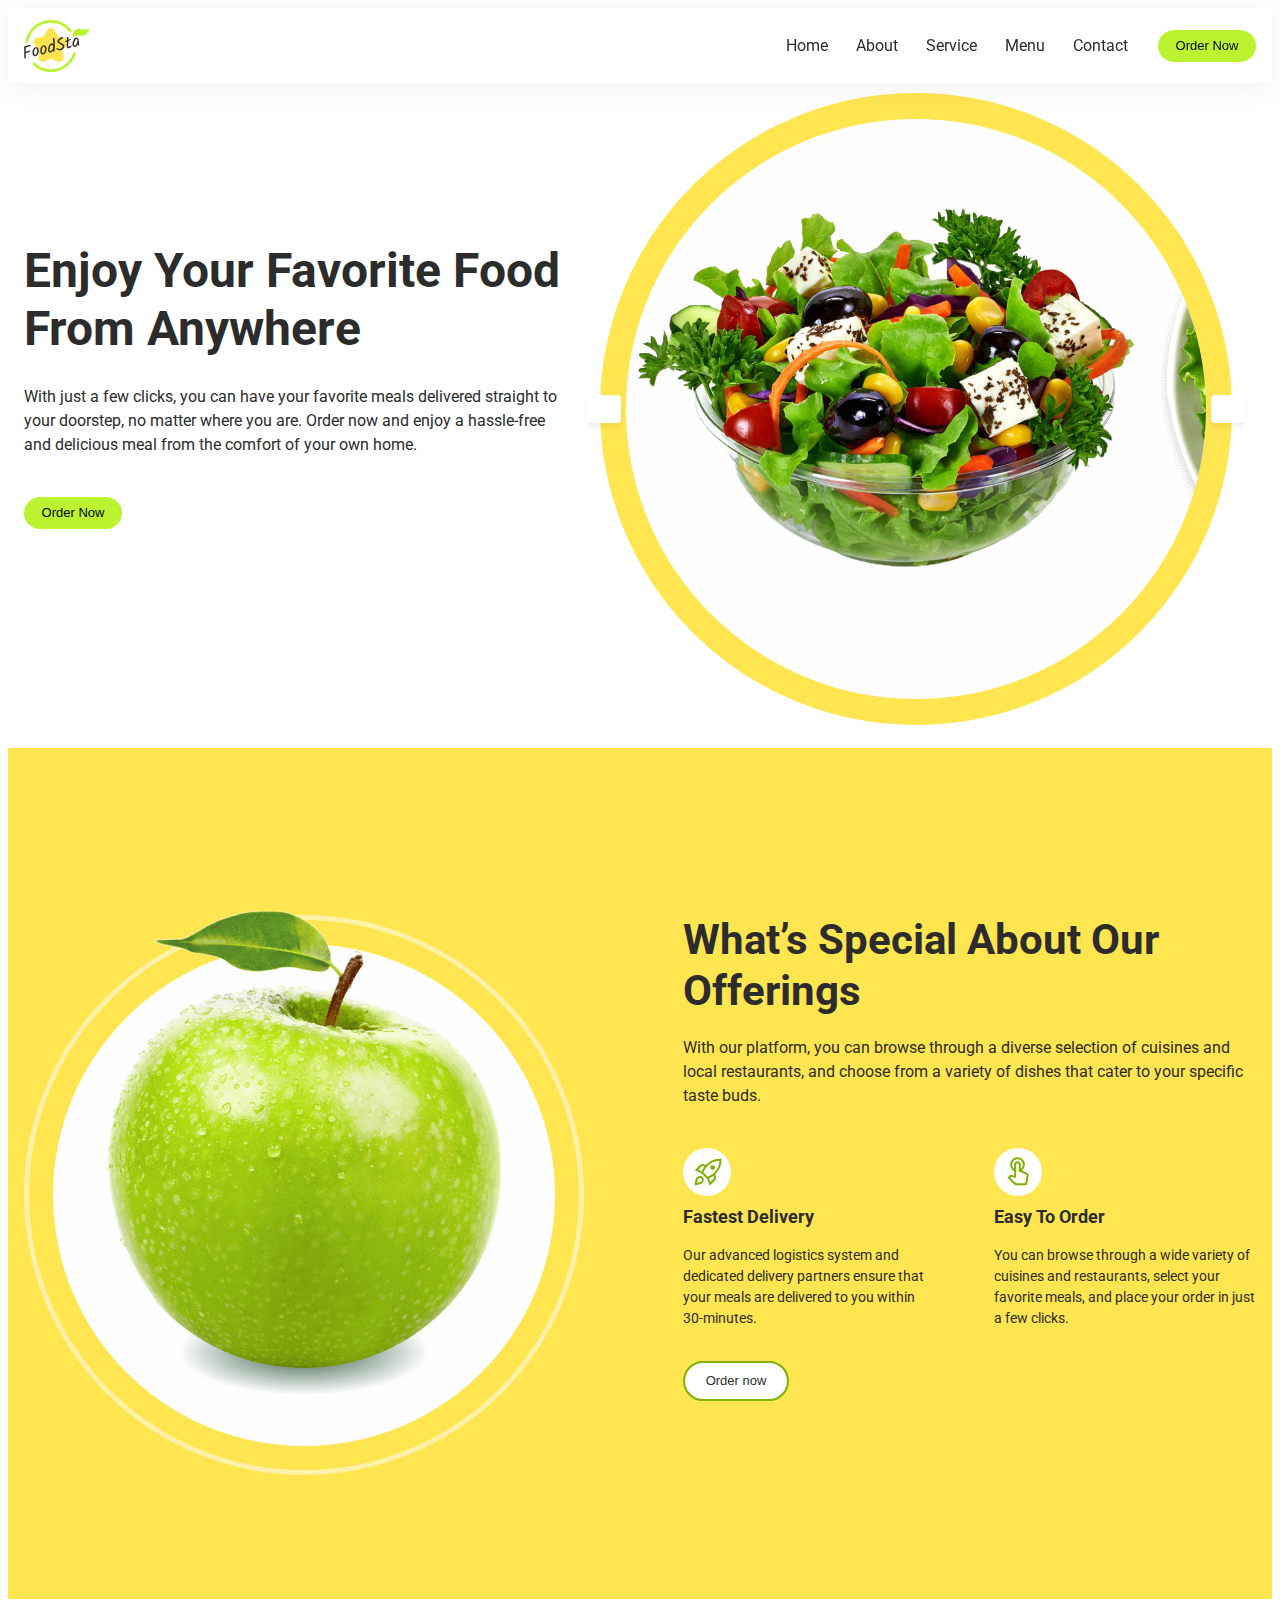
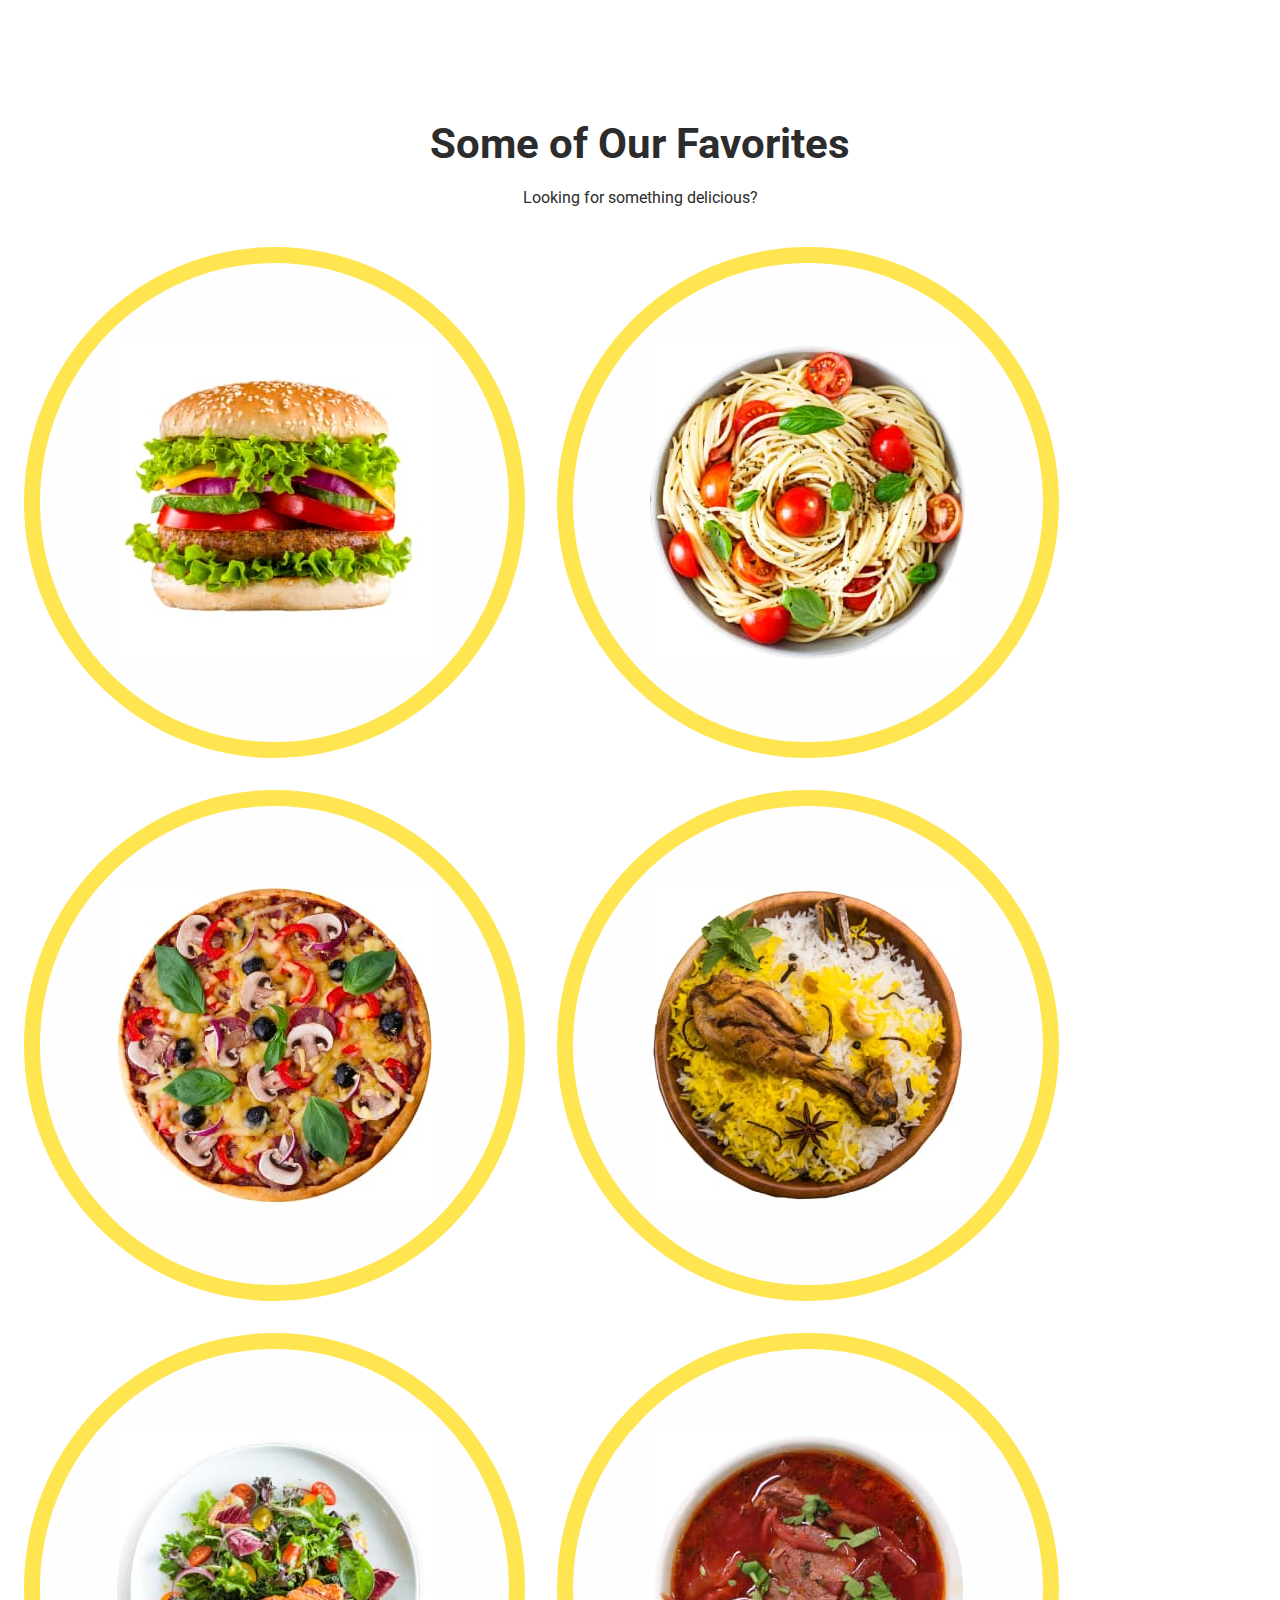
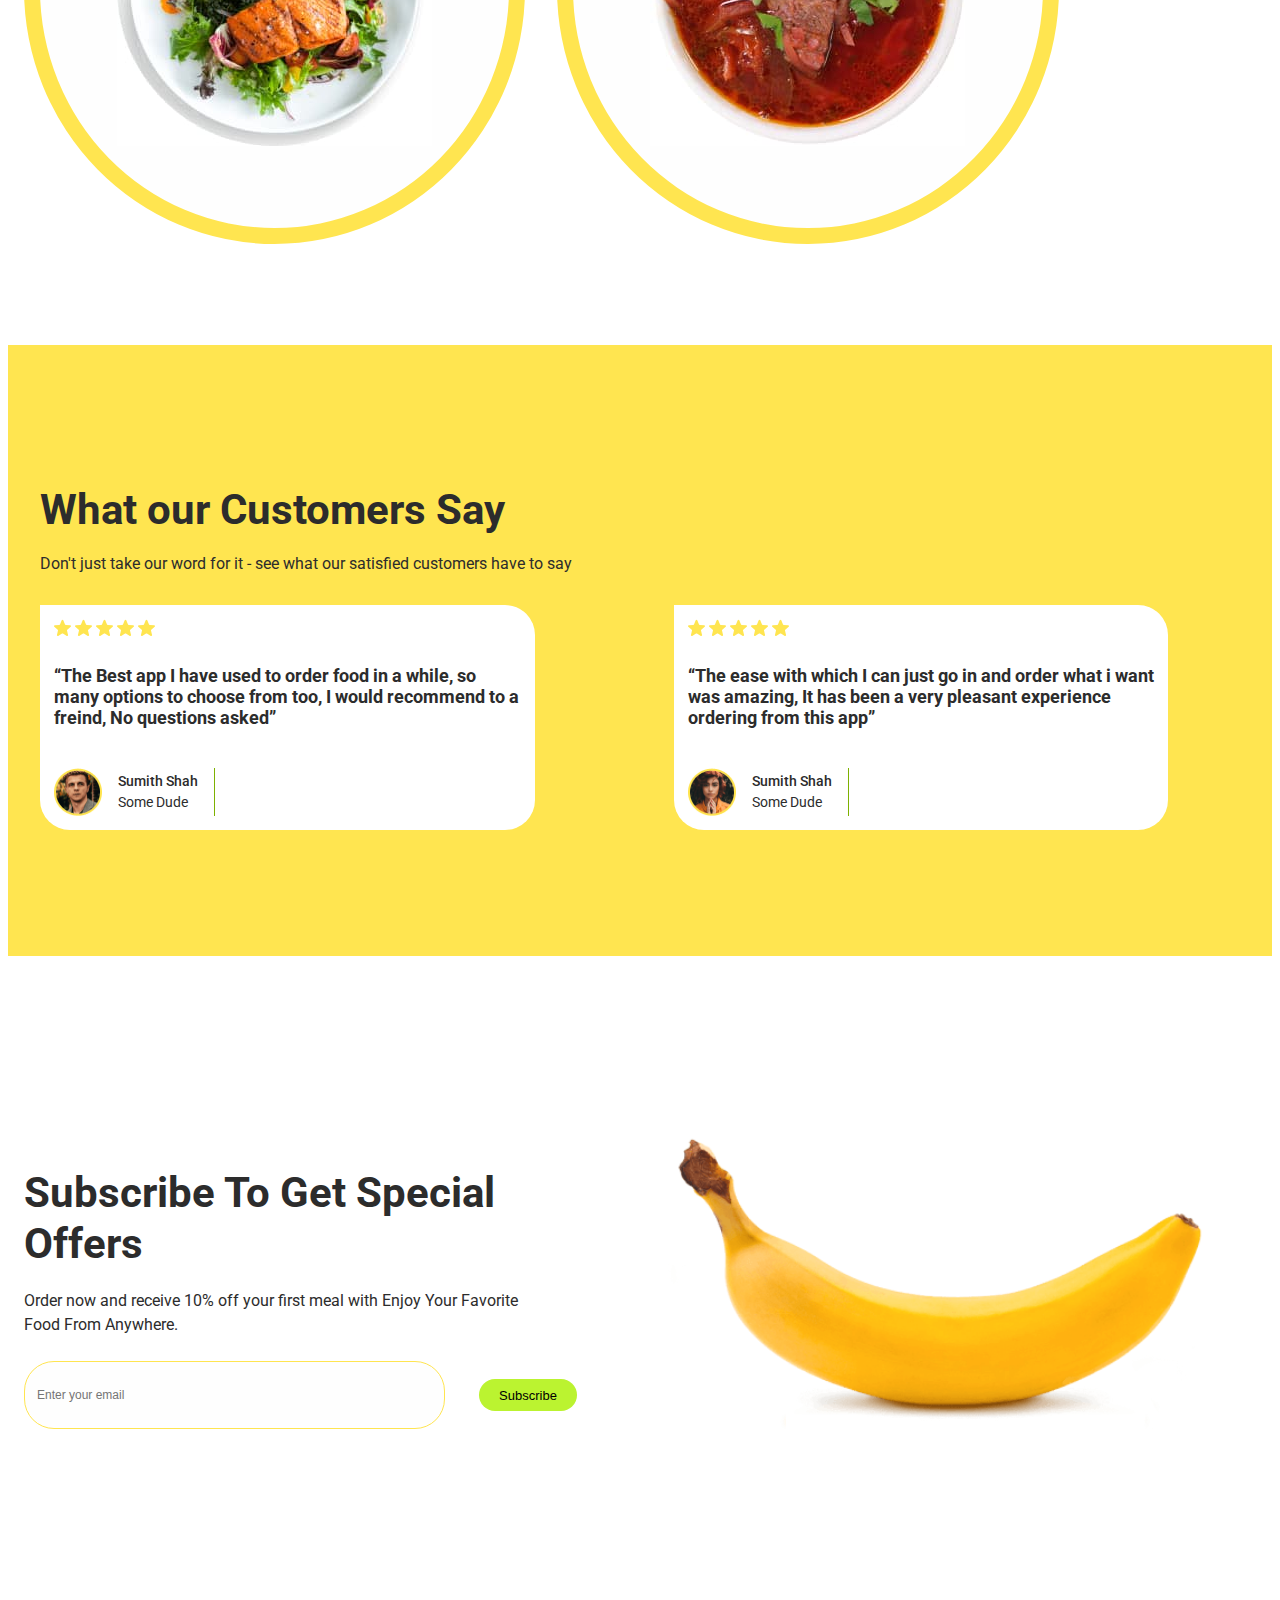
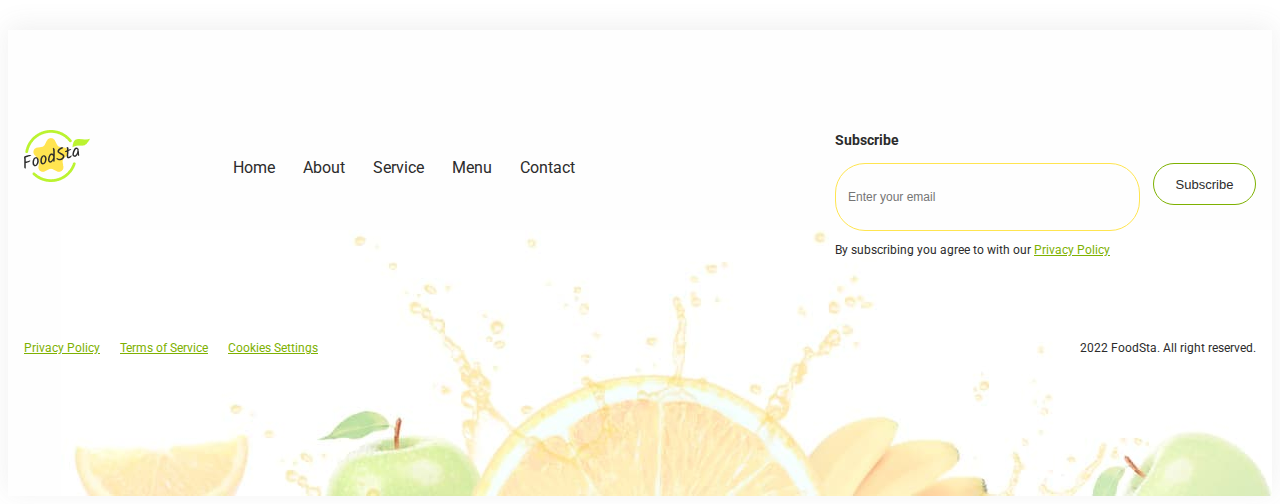
<file: index.html>
<!DOCTYPE html>
<html lang="en">
  <head>
    <meta charset="UTF-8" />
    <meta name="viewport" content="width=device-width, initial-scale=1.0" />
    <title>FoodSta</title>
    <link rel="preconnect" href="https://fonts.googleapis.com" />
    <link rel="preconnect" href="https://fonts.gstatic.com" crossorigin />
    <link
      href="https://fonts.googleapis.com/css2?family=Roboto:wght@400;500;700&display=swap"
      rel="stylesheet"
    />
    <link
      rel="stylesheet"
      href="https://cdnjs.cloudflare.com/ajax/libs/modern-normalize/2.0.0/modern-normalize.min.css"
      integrity="sha512-4xo8blKMVCiXpTaLzQSLSw3KFOVPWhm/TRtuPVc4WG6kUgjH6J03IBuG7JZPkcWMxJ5huwaBpOpnwYElP/m6wg=="
      crossorigin="anonymous"
      referrerpolicy="no-referrer"
    />
    <link rel="stylesheet" href="./css/styles.css" />
  </head>
  <body>
    <!-- Header section -->
    <header class="header">
      <div class="container">
        <a class="logo" href="./index.html"
          ><img src="./images/vector.png" alt="Logo" width="66" height="52"
        /></a>
        <nav class="nav">
          <ul class="nav-list">
            <li><a class="nav-link" href="./index.html">Home</a></li>
            <li><a class="nav-link" href="#">About</a></li>
            <li><a class="nav-link" href="#">Service</a></li>
            <li><a class="nav-link" href="#">Menu</a></li>
            <li><a class="nav-link" href="#">Contact</a></li>
          </ul>
        </nav>
        <button data-modal-open class="main-btn" type="button">
          Order Now
        </button>
      </div>
    </header>
    <main>
      <!-- Hero section -->
      <section class="hero">
        <div class="container">
          <div class="hero-wrapper">
            <h1 class="hero-title">Enjoy Your Favorite Food From Anywhere</h1>
            <p class="hero-text">
              With just a few clicks, you can have your favorite meals delivered
              straight to your doorstep, no matter where you are. Order now and
              enjoy a hassle-free and delicious meal from the comfort of your
              own home.
            </p>
            <button data-modal-open class="main-btn" type="button">
              Order Now
            </button>
          </div>
          <div class="hero-slider-container">
            <div class="hero-img">
              <div class="slider-wrapper">
                <picture>
                  <source
                    media="(min-width: 1280px)"
                    srcset="
                      ./images/desktop-hero-food.png    1x,
                      ./images/desktop-hero-food@2x.png 2x
                    "
                  />
                  <source
                    media="(min-width: 768px)"
                    srcset="./images/tablet-hero-food@2x.png 2x"
                  />
                  <img src="./images/tablet-hero-food.png" alt="Greek salad" />
                </picture>
                <picture>
                  <source
                    media="(min-width: 1280px)"
                    srcset="
                      ./images/desktop-hero-food-2.png    1x,
                      ./images/desktop-hero-food-2@2x.png 2x
                    "
                  />
                  <source
                    media="(min-width: 768px)"
                    srcset="./images/tablet-hero-food-2@2x.png 2x"
                  />
                  <img
                    src="./images/tablet-hero-food-2.png"
                    alt="Meatballs with sauce"
                  />
                </picture>
                <picture>
                  <source
                    media="(min-width: 1280px)"
                    srcset="
                      ./images/desktop-hero-food-3.png    1x,
                      ./images/desktop-hero-food-3@2x.png 2x
                    "
                  />
                  <source
                    media="(min-width: 768px)"
                    srcset="./images/tablet-hero-food-3@2x.png 2x"
                  />
                  <img
                    src="./images/tablet-hero-food-3.png"
                    alt="Egg with vegetables"
                  />
                </picture>
              </div>
            </div>
            <button class="slider-btn prev-slider" type="button">
              <svg width="12" height="22">
                <use href="./images/icons.svg#arrow-right"></use>
              </svg>
            </button>
            <button class="slider-btn next-slider" type="button">
              <svg width="12" height="22">
                <use href="./images/icons.svg#arrow-right"></use>
              </svg>
            </button>
          </div>
        </div>
      </section>
      <!-- Offering section -->
      <section class="offering">
        <div class="container">
          <div class="offering-img-wrap-border">
            <div class="offering-img-wrap">
              <div class="offering-img-shadow"></div>
              <img
                class="offering-img"
                src="./images/apple.png"
                alt="Green apple"
                width="396"
                height="502"
              />
            </div>
          </div>
          <div class="offering-text-wrapper">
            <h2 class="offering-title">What’s Special About Our Offerings</h2>
            <p class="offering-text">
              With our platform, you can browse through a diverse selection of
              cuisines and local restaurants, and choose from a variety of
              dishes that cater to your specific taste buds.
            </p>
            <ul class="offering-list">
              <li class="offering-item">
                <div class="offering-icon-wrapper">
                  <svg class="offering-icon" width="32" height="32">
                    <use href="./images/icons.svg#icon-rocket_launch"></use>
                  </svg>
                </div>
                <h3 class="offering-subtitle">Fastest Delivery</h3>
                <p class="offering-desc">
                  Our advanced logistics system and dedicated delivery partners
                  ensure that your meals are delivered to you within 30-minutes.
                </p>
              </li>
              <li class="offering-item">
                <div class="offering-icon-wrapper">
                  <svg class="offering-icon" width="32" height="32">
                    <use href="./images/icons.svg#icon-touch_app"></use>
                  </svg>
                </div>
                <h3 class="offering-subtitle">Easy To Order</h3>
                <p class="offering-desc">
                  You can browse through a wide variety of cuisines and
                  restaurants, select your favorite meals, and place your order
                  in just a few clicks.
                </p>
              </li>
            </ul>
            <button data-modal-open class="main-btn" type="button">
              Order now
            </button>
            <a href="#" class="offering-link">
              Read More&nbsp;
              <svg width="6" height="10">
                <use href="./images/icons.svg#arrow-read-more"></use>
              </svg>
            </a>
          </div>
        </div>
      </section>
      <!-- Favorites section -->
      <section class="favorites">
        <div class="container">
          <h2 class="favorites-title">Some of Our Favorites</h2>
          <p class="favorites-text">Looking for something delicious?</p>
          <ul class="favorites-list">
            <li class="favorites-list-item">
              <picture>
                <source
                  media="(min-width: 1280px)"
                  srcset="
                    ./images/gamburger.jpg    1x,
                    ./images/gamburger@2x.jpg 2x
                  "
                />
                <source
                  media="(min-width: 768px)"
                  srcset="
                    ./images/gamburger-tablet.jpg    1x,
                    ./images/gamburger-tablet@2x.jpg 2x
                  "
                />
                <source
                  media="(max-width: 767px)"
                  srcset="./images/gamburger-mobile@2x.jpg 2x"
                />
                <img src="./images/gamburger-mobile.jpg" alt="Gamburger" />
              </picture>
            </li>
            <li class="favorites-list-item">
              <picture>
                <source
                  media="(min-width: 1280px)"
                  srcset="./images/pasta.jpg 1x, ./images/pasta@2x.jpg 2x"
                />
                <source
                  media="(min-width: 768px)"
                  srcset="
                    ./images/pasta-tablet.jpg    1x,
                    ./images/pasta-tablet@2x.jpg 2x
                  "
                />
                <source
                  media="(max-width: 767px)"
                  srcset="./images/pasta-mobile@2x.jpg 2x"
                />
                <img src="./images/pasta-mobile.jpg" alt="Pasta" />
              </picture>
            </li>
            <li class="favorites-list-item">
              <picture>
                <source
                  media="(min-width: 1280px)"
                  srcset="./images/pizza.jpg 1x, ./images/pizza@2x.jpg 2x"
                />
                <source
                  media="(min-width: 768px)"
                  srcset="
                    ./images/pizza-tablet.jpg    1x,
                    ./images/pizza-tablet@2x.jpg 2x
                  "
                />
                <source
                  media="(max-width: 767px)"
                  srcset="./images/pizza-mobile@2x.jpg 2x"
                />
                <img src="./images/pizza-mobile.jpg" alt="Pizza" />
              </picture>
            </li>
            <li class="favorites-list-item mobile-hidden-item">
              <picture>
                <source
                  media="(min-width: 1280px)"
                  srcset="./images/chicken.jpg 1x, ./images/chicken@2x.jpg 2x"
                />
                <source
                  media="(min-width: 768px)"
                  srcset="
                    ./images/chicken-tablet.jpg    1x,
                    ./images/chicken-tablet@2x.jpg 2x
                  "
                />
                <source
                  media="(max-width: 767px)"
                  srcset="./images/chicken-tablet@2x.jpg 2x"
                />
                <img src="./images/chicken-tablet.jpg" alt="Chicken" />
              </picture>
            </li>
            <li class="favorites-list-item mobile-hidden-item">
              <picture>
                <source
                  media="(min-width: 1280px)"
                  srcset="./images/salad.jpg 1x, ./images/salad@2x.jpg 2x"
                />
                <source
                  media="(min-width: 768px)"
                  srcset="
                    ./images/salad-tablet.jpg    1x,
                    ./images/salad-tablet@2x.jpg 2x
                  "
                />
                <source
                  media="(max-width: 767px)"
                  srcset="./images/salad-tablet@2x.jpg 2x"
                />
                <img src="./images/salad-tablet.jpg" alt="Salad" />
              </picture>
            </li>
            <li class="favorites-list-item mobile-hidden-item">
              <picture>
                <source
                  media="(min-width: 1280px)"
                  srcset="./images/borshch.jpg 1x, ./images/borshch@2x.jpg 2x"
                />
                <source
                  media="(min-width: 768px)"
                  srcset="./images/borshch-tablet@2x.jpg 2x"
                />
                <source
                  media="(max-width: 767px)"
                  srcset="./images/borshch-tablet@2x.jpg 2x"
                />
                <img src="./images/borshch-tablet.jpg" alt="Borshch" />
              </picture>
            </li>
          </ul>
        </div>
      </section>
      <!-- Customers reviews -->
      <section class="customers-reviews">
        <div class="container">
          <h2 class="customers-reviews-title">What our Customers Say</h2>
          <p class="customers-reviews-subtitle">
            Don't just take our word for it - see what our satisfied customers
            have to say
          </p>
          <ul class="customers-reviews-list">
            <li class="customers-reviews-list-item">
              <div class="customers-reviews-star-rating"></div>
              <p class="customers-reviews-list-item-text">
                “The Best app I have used to order food in a while, so many
                options to choose from too, I would recommend to a freind, No
                questions asked”
              </p>
              <div class="customers-reviews-personal-info">
                <img
                  src="./images/man.png"
                  alt="Sumith Shah"
                  width="48"
                  height="48"
                />
                <div class="customers-reviews-personal-info-text-container">
                  <h3 class="customers-reviews-personal-info-name">
                    Sumith Shah
                  </h3>
                  <p class="customers-reviews-personal-info-desc">Some Dude</p>
                </div>
              </div>
            </li>
            <li class="customers-reviews-list-item">
              <div class="customers-reviews-star-rating"></div>
              <p class="customers-reviews-list-item-text">
                “The ease with which I can just go in and order what i want was
                amazing, It has been a very pleasant experience ordering from
                this app”
              </p>
              <div class="customers-reviews-personal-info">
                <img
                  src="./images/woman.png"
                  alt="Sumith Shah"
                  width="48"
                  height="48"
                />
                <div class="customers-reviews-personal-info-text-container">
                  <h3 class="customers-reviews-personal-info-name">
                    Sumith Shah
                  </h3>
                  <p class="customers-reviews-personal-info-desc">Some Dude</p>
                </div>
              </div>
            </li>
          </ul>
        </div>
      </section>
      <!-- Subscribe section -->
      <section class="subscribe">
        <div class="container">
          <div class="subscribe-form-content">
            <h2 class="subscribe-title">Subscribe To Get Special Offers</h2>
            <form class="subscribe-form">
              <label class="subscribe-label" for="subscribe-email">
                Order now and receive 10% off your first meal with Enjoy Your
                Favorite Food From Anywhere.
              </label>
              <div class="subscribe-form-input-container">
                <input
                  class="subscribe-form-input"
                  id="subscribe-email"
                  type="email"
                  placeholder="Enter your email"
                  name="subscribe-email"
                  required
                />
                <button class="main-btn" type="submit">Subscribe</button>
              </div>
            </form>
          </div>
          <img src="./images/banan.png" alt="Banana" width="608" height="266" />
        </div>
      </section>
    </main>
    <!-- Footer section -->
    <footer class="footer">
      <div class="container">
        <div class="footer-nav-subscribe-box">
          <div class="footer-nav-container">
            <a href="./index.html"
              ><img src="./images/vector.png" alt="Logo" width="66" height="52"
            /></a>
            <ul class="nav-list">
              <li><a class="nav-link" href="./index.html">Home</a></li>
              <li><a class="nav-link" href="">About</a></li>
              <li><a class="nav-link" href="">Service</a></li>
              <li><a class="nav-link" href="./menu.html">Menu</a></li>
              <li><a class="nav-link" href="">Contact</a></li>
            </ul>
          </div>
          <div class="footer-subscribe-container">
            <strong class="footer-subscribe-title">Subscribe</strong>
            <form class="footer-subscribe-form">
              <input
                class="subscribe-form-input"
                type="email"
                placeholder="Enter your email"
                name="subscribe-email"
                required
              /><button class="main-btn" type="submit">Subscribe</button>
            </form>
            <p class="footer-subscribe-text">
              By subscribing you agree to with our
              <a class="footer-privacy-list-link" href="">Privacy Policy</a>
            </p>
          </div>
        </div>
        <div class="footer-privacy-text">
          <ul class="footer-privacy-list">
            <li>
              <a class="footer-privacy-list-link" href="">Privacy Policy</a>
            </li>
            <li>
              <a class="footer-privacy-list-link" href="">Terms of Service</a>
            </li>
            <li>
              <a class="footer-privacy-list-link" href="">Cookies Settings</a>
            </li>
          </ul>
          <p class="footer-privacy-rights">2022 FoodSta. All right reserved.</p>
        </div>
      </div>
    </footer>
    <!-- Modal window -->
    <div class="backdrop" data-modal>
      <div class="order-form-dialog-container">
        <button class="order-form-close-btn" type="button" data-modal-close>
          <svg class="icon" width="24" height="24">
            <use href="./images/icons.svg#icon-close-btn"></use>
          </svg>
        </button>
        <p class="order-form-dialog-title">Order Form</p>
        <form>
          <div class="order-form-input-container">
            <label class="order-form-input-label" for="user-name"> Name </label>
            <input
              class="order-form-input"
              type="text"
              name="user-name"
              id="user-name"
              placeholder="Your name"
              required
              autofocus
            />
          </div>
          <div class="order-form-input-container">
            <label class="order-form-input-label" for="user-tel">
              Phone number
            </label>
            <input
              class="order-form-input"
              type="tel"
              name="user-tel"
              id="user-tel"
              placeholder="+38(0_ _) _ _ _   _ _   _ _"
              required
            />
          </div>
          <div class="order-form-input-container">
            <label class="order-form-input-label" for="user-email">
              Email
            </label>
            <input
              class="order-form-input"
              type="email"
              name="user-email"
              id="user-email"
              placeholder="example@gmail.com"
              required
            />
          </div>
          <div class="order-form-checkbox-wrapper">
            <input
              class="order-form-privacy-checkbox visually-hidden"
              type="checkbox"
              value="true"
              id="order-form-privacy-checkbox"
              name="order-form-privacy-checkbox"
              required
            />
            <label
              class="order-form-privacy-checkbox-label"
              for="order-form-privacy-checkbox"
              ><span class="order-form-custom-checkmark"
                ><svg
                  class="order-form-custom-checkmark-icon"
                  width="10"
                  height="8"
                >
                  <use
                    href="./images/icons.svg#icon-checkmark"
                  ></use></svg></span
              >I accept the terms and conditions of the&nbsp;
              <a class="order-form-privacy-link" href=""
                >Privacy Policy</a
              ></label
            >
          </div>
          <button class="main-btn" type="submit">Send</button>
        </form>
      </div>
    </div>
    <script src="./js/modal.js"></script>
    <script src="./js/hero-slider.js"></script>
  </body>
</html>
</file>
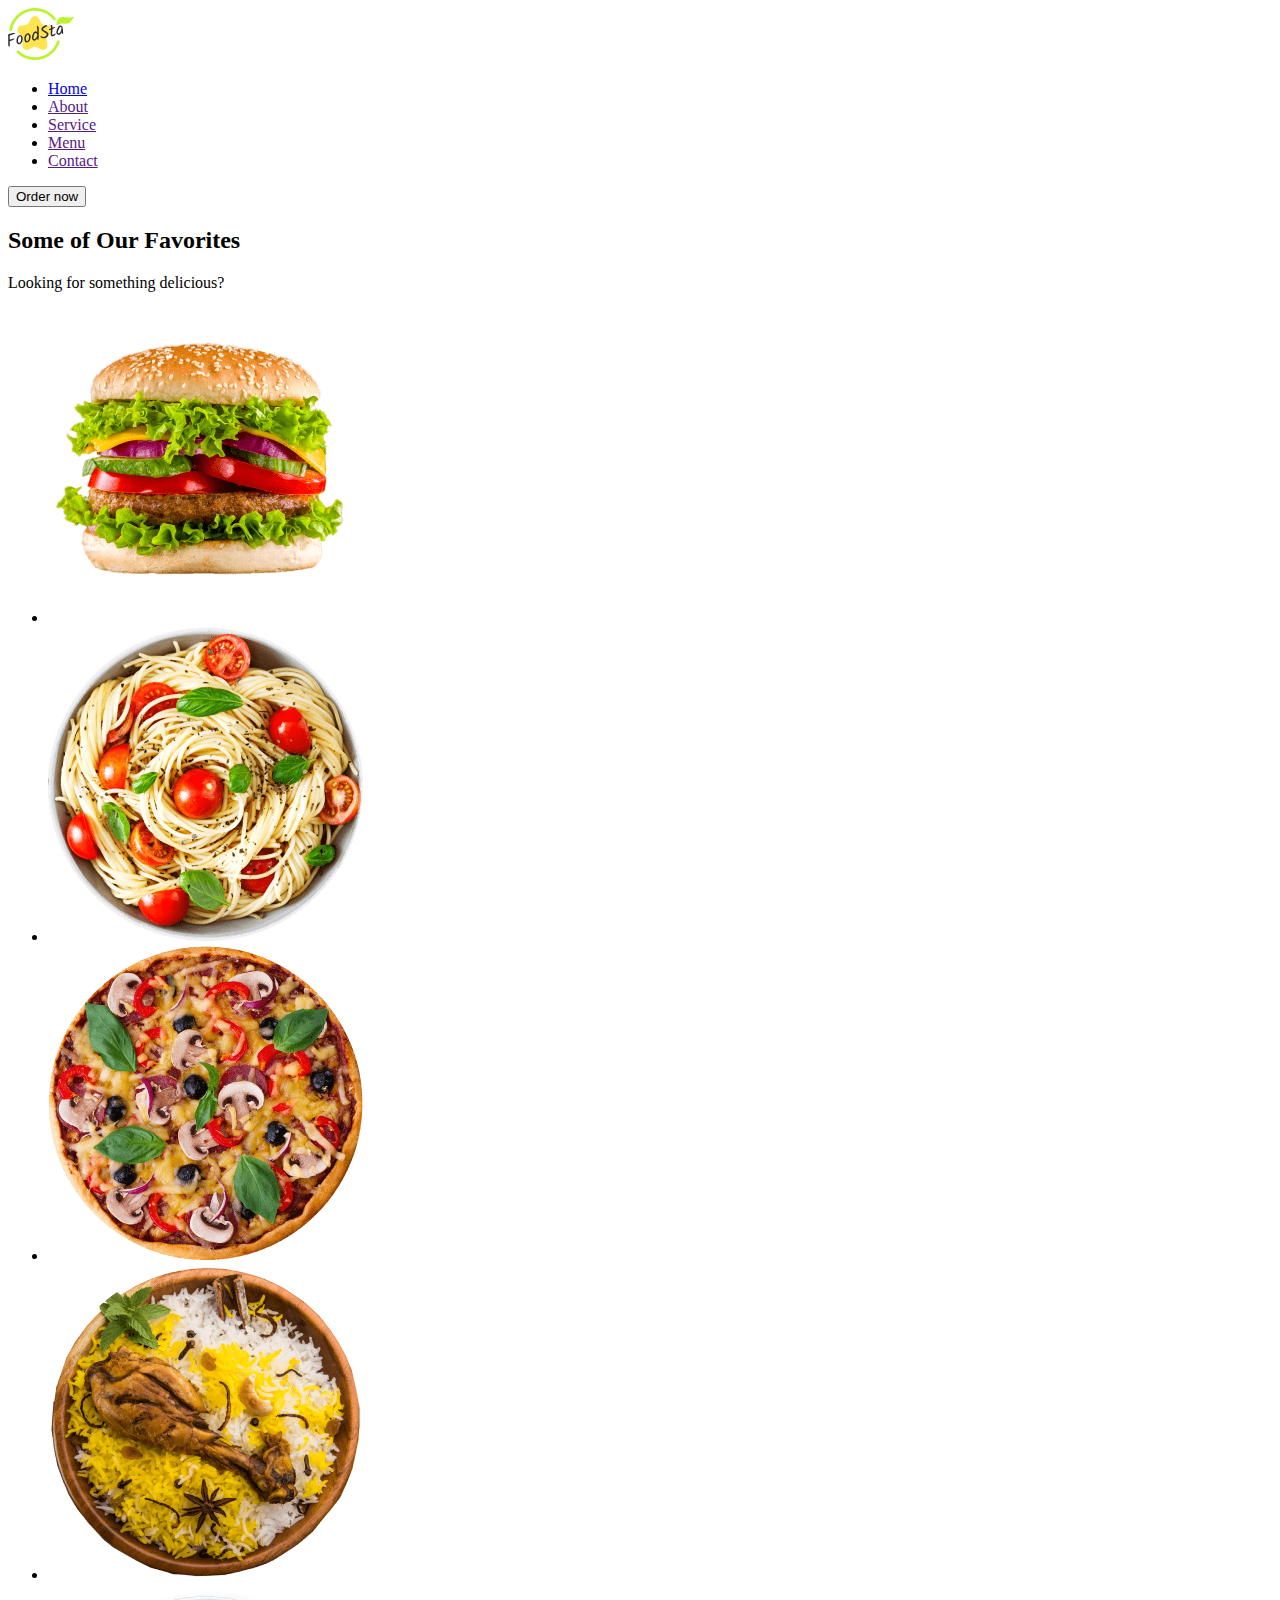
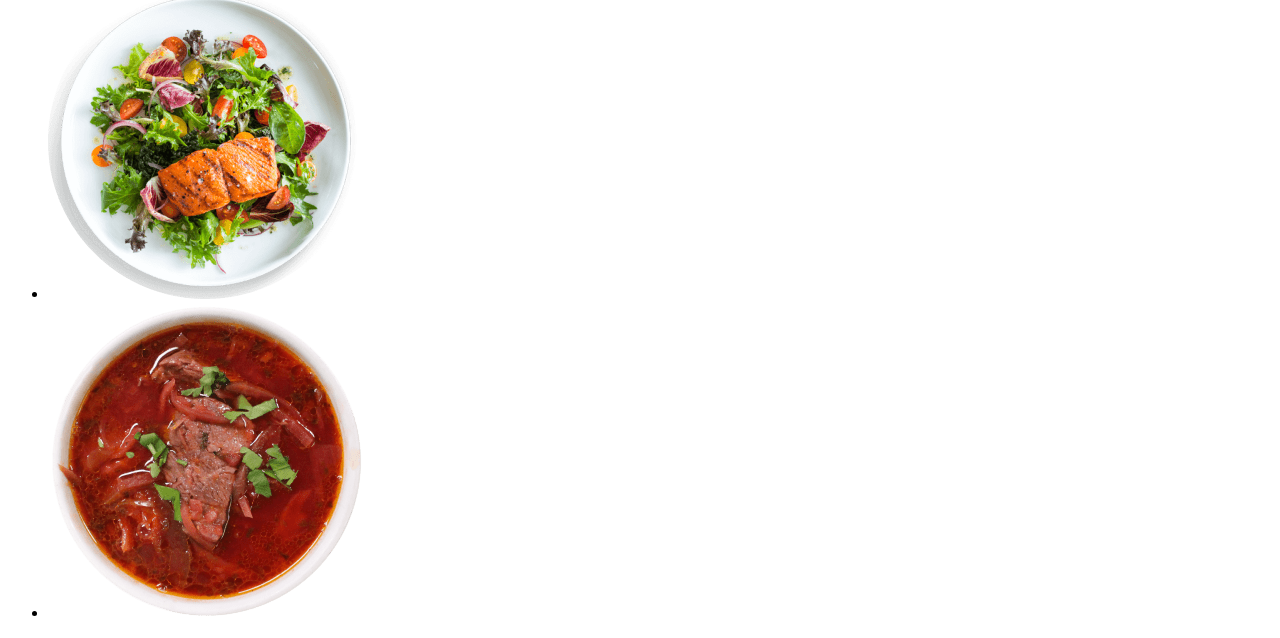
<file: menu.html>
<!DOCTYPE html>
<html lang="en">
  <head>
    <meta charset="UTF-8" />
    <meta name="viewport" content="width=device-width, initial-scale=1.0" />
    <title>Document</title>
  </head>
  <body>
    <header>
      <a href="./index.html"
        ><img src="./images/vector.png" alt="Logo" width="66" height="52"
      /></a>
      <nav>
        <ul>
          <li><a href="./index.html">Home</a></li>
          <li><a href="">About</a></li>
          <li><a href="">Service</a></li>
          <li><a href="">Menu</a></li>
          <li><a href="">Contact</a></li>
        </ul>
      </nav>
      <button type="button">Order now</button>
    </header>
    <main>
      <section>
        <h2>Some of Our Favorites</h2>
        <p>Looking for something delicious?</p>
        <ul>
          <li>
            <img
              src="./images/gamburger.png"
              alt="Gamburger"
              width="315"
              height="315"
            />
          </li>
          <li>
            <img
              src="./images/pasta.png"
              alt="Pasta"
              width="315"
              height="315"
            />
          </li>
          <li>
            <img
              src="./images/pizza.png"
              alt="Pizza"
              width="315"
              height="315"
            />
          </li>
          <li>
            <img
              src="./images/chicken.png"
              alt="Chicken"
              width="315"
              height="315"
            />
          </li>
          <li>
            <img
              src="./images/salad2.png"
              alt="Salad"
              width="315"
              height="315"
            />
          </li>
          <li>
            <img
              src="./images/borshch.png"
              alt="Borshch"
              width="315"
              height="315"
            />
          </li>
        </ul>
      </section>
    </main>
  </body>
</html>
</file>
<file: css/styles.css>
/* ====================Common styles==================== */
/* ___Mobile adaptaion__________________Common styles___ */
a {
  text-decoration: none;
}

ul,
ol {
  list-style: none;
  padding: 0;
  margin: 0;
}

h1,
h2,
h3,
h4,
h5,
h6,
p {
  margin: 0;
}

img {
  display: block;
}

address {
  font-style: normal;
}

body {
  font-family: 'Roboto', sans-serif;
  color: #2c2c2c;
  background-color: #fff;
  user-select: none;
}

html {
  scroll-behavior: smooth;
}

/* Hide scrollbar for Chrome, Safari and Opera */
html::-webkit-scrollbar {
  display: none;
}

/* Hide scrollbar for IE, Edge and Firefox */
html {
  -ms-overflow-style: none;
  /* IE and Edge */
  scrollbar-width: none;
  /* Firefox */
}

.visually-hidden {
  position: absolute;
  width: 1px;
  height: 1px;
  margin: -1px;
  border: 0;
  padding: 0;
  white-space: nowrap;
  clip-path: inset(100%);
  clip: rect(0 0 0 0);
  overflow: hidden;
}

.container {
  max-width: 320px;
  padding: 0 20px;
  margin: 0 auto;
}

.main-btn {
  border-radius: 30px;
  min-width: 98px;
  height: 32px;
  background-color: #bbf330;
  cursor: pointer;
  border: none;
  font-weight: 500;
  font-size: 13px;
  line-height: 1.5;
  transition: background-color 250ms cubic-bezier(0.4, 0, 0.2, 1),
    border 250ms cubic-bezier(0.4, 0, 0.2, 1);
  outline: transparent;
}

/* ___Tablet adaptation_________________Common styles___ */
@media screen and (min-width: 768px) {
  .container {
    max-width: 768px;
    padding: 0 32px;
  }
}

/* ___Desktop adaptation________________Common styles___ */
@media screen and (min-width: 1280px) {
  .container {
    max-width: 1280px;
    padding: 0 16px;
  }
}
/* ================= / Common styles==================== */

/* ====================Header styles==================== */
/* ___Mobile adaptaion__________________Header styles___ */
.header {
  position: sticky;
  top: 0;
  z-index: 999;
  box-shadow: 0px 4px 24px 0px rgba(105, 105, 105, 0.1);
  background-color: #fff;
}

.header .container {
  display: flex;
  align-items: center;
}

.logo {
  margin-right: auto;
}

.nav-list {
  display: none;
}

.nav-link {
  display: block;
  color: #2c2c2c;
  transition: color 250ms cubic-bezier(0.4, 0, 0.2, 1);
  padding: 28px 0;
}

.nav-link:hover,
.nav-link:focus-visible {
  color: #bbf330;
}

.header .main-btn {
  display: none;
}

.header .main-btn:hover,
.header .main-btn:focus-visible {
  background-color: #ffe450;
}

/* ___Tablet&Desktop adaptation__________Common styles___ */
@media screen and (min-width: 768px) {
  .nav-list {
    display: flex;
    gap: 28px;
    margin-right: 30px;
  }

  .header .main-btn {
    display: block;
  }
}
/* ================= / Header styles==================== */

/* =================Hero sections styles================ */
/* ___Mobile adaptation___________Hero sections styles___ */
.hero {
  background-color: #ffffff;
  padding-top: 60px;
  padding-bottom: 60px;
}

.hero .container {
  display: flex;
  align-items: center;
  justify-content: space-between;
}

.hero-title {
  font-size: 28px;
  margin-bottom: 28px;
}

.hero-text {
  font-size: 14px;
  line-height: 1.43;
  margin-bottom: 32px;
}

.hero .main-btn:hover,
.hero .main-btn:focus-visible {
  background-color: #ffe450;
}

.hero-slider-container {
  display: none;
}

/* ___Tablet adaptation_________________Header styles___ */
@media screen and (min-width: 768px) {
  .hero {
    padding-bottom: 42px;
  }

  .hero .container {
    position: relative;
  }

  .hero-wrapper {
    width: 537px;
  }

  .hero-title {
    font-size: 42px;
    line-height: 1.2;
    margin-bottom: 44px;
  }

  .hero-text {
    width: 336px;
  }

  .hero-slider-container {
    display: flex;
    position: absolute;
    top: 89px;
    right: 40px;
  }

  .hero-img {
    display: flex;
    width: 320px;
    height: 320px;
    border-radius: 50%;
    border: 14px solid #ffe550;
    background-color: #fefefe;
    overflow: hidden;
  }

  .slider-wrapper {
    position: relative;
    left: 0;
    transition: all ease 1s;
    display: flex;
    height: 100%;
    width: 876px;
  }

  .slider-btn {
    position: absolute;
    top: 50%;
    display: flex;
    justify-content: center;
    align-items: center;
    background-color: #ffffff;
    border-radius: 4px;
    border: transparent;
    box-shadow: 0 4px 4px 0 rgba(0, 0, 0, 0.06);
    stroke: #2c2c2c;
    outline: none;
    width: 34px;
    height: 28px;
  }

  .slider-btn:active {
    box-shadow: 0 4px 4px 0 rgba(0, 0, 0, 0.16);
  }

  .slider-btn.prev-slider {
    left: -8px;
    transform: translate(-50%, -50%);
  }

  .slider-btn.next-slider {
    right: -8px;
    transform: translate(50%, -50%);
  }

  .slider-btn.prev-slider svg {
    transform: rotate(180deg);
  }
}

/* ___Desktop adaptation________________Common styles___ */
@media screen and (min-width: 1280px) {
  .hero {
    padding-top: 159px;
    padding-bottom: 219px;
  }

  .hero-wrapper {
    min-width: 511px;
    margin-right: 143px;
  }

  .hero-title {
    font-size: 48px;
    margin-bottom: 28px;
    width: 100%;
  }

  .hero-text {
    width: 100%;
    font-size: 16px;
    line-height: 1.5;
    margin-bottom: 40px;
  }

  .hero-slider-container {
    top: -149px;
  }

  .hero-img {
    width: 580px;
    height: 580px;
    border: 26px solid #ffe550;
  }

  .slider-wrapper {
    width: 1584px;
  }

  .slider-btn.prev-slider {
    left: 4px;
  }

  .slider-btn.next-slider {
    right: 4px;
  }
}
/* ================= / Header styles==================== */

/* ===============Offering sections styles============== */
/* ___Mobile adaptation_______Offering sections styles___ */

.offering {
  padding-top: 31px;
  padding-bottom: 66px;
  background-color: #ffffff;
}

.offering .container {
  display: flex;
  flex-direction: column;
  align-items: flex-start;
  justify-content: space-between;
}

.offering-img-wrap-border {
  display: flex;
  align-items: center;
  justify-content: center;
  border: 3px solid rgba(255, 255, 255, 0.5);
  border-radius: 50%;
  width: 280px;
  height: 280px;
  margin-bottom: 60px;
}

.offering-img-wrap {
  position: relative;
  display: flex;
  width: 100%;
  height: 100%;
  border-radius: 50%;
  background-color: #fefefe;
}

.offering-img-shadow {
  background: radial-gradient(
    50% 50% at 50% 50%,
    rgb(47, 88, 63),
    rgba(105, 105, 105, 0) 100%
  );
  background-repeat: no-repeat;
  background-size: 128px 44px;
  background-position: bottom 38px right 50%;
  width: 100%;
  height: 100%;
}

.offering-img {
  width: 201px;
  height: 255px;
  position: absolute;
  bottom: 0;
  left: 50%;
  transform: translate(-50%, -53px);
}

.offering-text-wrapper {
  max-width: 573px;
}

.offering-title {
  font-size: 28px;
  margin-bottom: 28px;
}

.offering-text {
  line-height: 1.5;
  margin-bottom: 28px;
}

.offering-list {
  display: flex;
  flex-direction: column;
  gap: 24px;
  margin-bottom: 28px;
}

.offering-icon-wrapper {
  display: flex;
  width: 48px;
  height: 48px;
  justify-content: center;
  align-items: center;
  border-radius: 50%;
  background-color: #ffffff;
  margin-bottom: 8px;
}

.offering-icon {
  fill: #7eb101;
}

.offering-subtitle {
  font-size: 18px;
  line-height: 1.4;
  margin-bottom: 16px;
}
.offering-desc {
  font-size: 14px;
  line-height: 1.5;
}

.offering .main-btn {
  color: #2c2c2c;
  border: 2px solid #7eb101;
  background-color: #fff;
  border-radius: 30px;
  min-width: 106px;
  height: 40px;
}

.offering .main-btn:hover,
.offering .main-btn:focus-visible {
  border: #bbf330;
  background-color: #bbf330;
}

.offering-link {
  font-size: 13px;
  line-height: 1.5;
  color: #000;
  text-decoration: none;
  display: inline-flex;
  justify-content: center;
  align-items: center;
  gap: 4px;
  padding: 7px 0;
  margin-left: 24px;
  fill: #000;
}

/* ___Tablet adaptation_______Offering sections styles___ */
@media screen and (min-width: 768px) {
  .offering {
    padding-top: 79px;
    padding-bottom: 94px;
    background-color: #ffffff;
  }

  .offering-img-wrap-border {
    width: 357px;
    height: 357px;
  }

  .offering-img-shadow {
    background-position: bottom 49px right 50%;
  }

  .offering-img {
    width: 257px;
    height: 325px;
    transform: translate(-50%, -68px);
  }

  .offering-text-wrapper {
    max-width: 526px;
  }

  .offering-title {
    font-size: 42px;
    line-height: 1.2;
    margin-bottom: 20px;
  }

  .offering-text {
    font-size: 16px;
    line-height: 1.5;
    margin-bottom: 25px;
  }

  .offering-list {
    flex-direction: row;
    gap: 80px;
    margin-bottom: 20px;
  }
}

/* ___Desktop adaptation_____Offering sections styles___ */
@media screen and (min-width: 1280px) {
  .offering {
    padding-top: 167px;
    padding-bottom: 124px;
    background-color: #ffe550;
  }

  .offering .container {
    flex-direction: row;
  }

  .offering-img-wrap-border {
    display: flex;
    align-items: center;
    justify-content: center;
    border: 5px solid rgba(255, 255, 255, 0.5);
    border-radius: 50%;
    width: 550px;
    height: 550px;
    margin-right: 90px;
    margin-bottom: 0;
  }

  .offering-img-wrap {
    width: 502px;
    height: 502px;
  }

  .offering-img-shadow {
    background-size: 252px 86px;
    background-position: bottom 51px right 50%;
    width: 100%;
    height: 100%;
  }

  .offering-img {
    width: 396px;
    height: 502px;
    transform: translate(-50%, -78px);
  }

  .offering-text-wrapper {
    max-width: 573px;
  }

  .offering-title {
    font-size: 42px;
    line-height: 1.2;
    margin-bottom: 20px;
  }

  .offering-text {
    margin-bottom: 40px;
  }

  .offering-list {
    gap: 67px;
    margin-bottom: 32px;
  }

  .offering-link {
    display: none;
  }
}
/* ============ / Offering sections styles============== */

/* ===============Favorites section styles============== */
/* ___Mobile adaptation_______Favorites section styles___ */
.favorites {
  padding-top: 66px;
  padding-bottom: 60px;
}

.favorites-title {
  font-size: 28px;
  text-align: center;
  margin-bottom: 20px;
}

.favorites-text {
  font-size: 14px;
  text-align: center;
  margin-bottom: 60px;
}

.favorites-list {
  display: flex;
  flex-wrap: wrap;
  gap: 20px;
}

.favorites-list-item {
  display: flex;
  justify-content: center;
  align-items: center;
  width: 100%;
  height: 282px;
  overflow: hidden;
  border: 11px solid #ffe550;
  border-radius: 50%;
  background-color: #fefefe;
  transition: border 250ms cubic-bezier(0.4, 0, 0.2, 1);
}

.mobile-hidden-item {
  display: none;
}

.favorites-list-item:hover {
  border: 11px solid #bbf330;
}

.favorites-list-item img {
  width: 223px;
  height: 223px;
}

/* ___Tablet adaptation_______Offering sections styles___ */
@media screen and (min-width: 768px) {
  .favorites {
    padding-top: 94px;
    padding-bottom: 80px;
  }

  .favorites-title {
    font-size: 42px;
  }

  .favorites-text {
    font-size: 16px;
  }

  .favorites-list {
    display: flex;
    flex-wrap: wrap;
    gap: 32px;
  }

  .favorites-list-item {
    display: flex;
    justify-content: center;
    align-items: center;
    width: calc((100% - 32px) / 2);
    height: 338px;
    border: 14px solid #ffe550;
    border-radius: 50%;
    background-color: #fefefe;
    transition: border 250ms cubic-bezier(0.4, 0, 0.2, 1);
    padding: 41px 40px;
  }

  .mobile-hidden-item {
    display: flex;
  }

  .favorites-list-item:hover {
    border: 14px solid #bbf330;
  }

  .favorites-list-item img {
    width: 268px;
    height: 268px;
  }
}

/* ___Desktop adaptation_____Favorites section styles___ */
@media screen and (min-width: 1280px) {
  .favorites {
    padding-top: 120px;
    padding-bottom: 101px;
  }

  .favorites-text {
    margin-bottom: 40px;
  }

  .favorites-list-item {
    display: flex;
    justify-content: center;
    align-items: center;
    width: calc((100% - 32px * 2) / 3);
    height: 397px;
    border: 16px solid #ffe550;
    border-radius: 50%;
    background-color: #fefefe;
    transition: border 250ms cubic-bezier(0.4, 0, 0.2, 1);
  }

  .favorites-list-item:hover {
    border: 16px solid #bbf330;
  }

  .favorites-list-item img {
    width: 315px;
    height: 315px;
  }
}

/* =============/ Favorites section styles============== */

/* ============Customers reviews section styles============= */
/* ___Mobile adaptation___Customers reviews section styles___ */
.customers-reviews {
  padding-top: 60px;
  padding-bottom: 9px;
}

.customers-reviews-title {
  font-size: 28px;
  margin-bottom: 20px;
}

.customers-reviews-subtitle {
  font-size: 14px;
  margin-bottom: 32px;
}

.customers-reviews-list {
  display: flex;
  flex-direction: column;
  gap: 24px;
}

.customers-reviews-list-item {
  width: 100%;
  background-color: #ffffff;
  border-radius: 0 30px 30px 30px;
  padding: 8px;
}

.customers-reviews-star-rating {
  height: 18px;
  width: 101px;
  background-image: url(../images/star_rating.svg);
  background-repeat: space;
  margin-bottom: 28px;
}

.customers-reviews-list-item-text {
  font-weight: 700;
  font-size: 16px;
  margin-bottom: 40px;
}

.customers-reviews-personal-info {
  display: flex;
  gap: 16px;
}

.customers-reviews-personal-info-text-container {
  display: flex;
  flex-direction: column;
  justify-content: center;
  border-right: 1px solid #7eb101;
  padding-right: 16px;
}

.customers-reviews-personal-info-name {
  font-weight: 500;
  font-size: 14px;
  line-height: 1.5;
}

.customers-reviews-personal-info-desc {
  font-size: 14px;
  line-height: 1.5;
}

/* ___Tablet adaptation_______Offering sections styles___ */
@media screen and (min-width: 768px) {
  .customers-reviews {
    padding-top: 80px;
    padding-bottom: 23px;
  }

  .customers-reviews .container {
    padding-right: 32px;
    padding-left: 32px;
  }

  .customers-reviews-title {
    font-size: 42px;
    margin-bottom: 20px;
  }

  .customers-reviews-subtitle {
    font-size: 16px;
  }

  .customers-reviews-list {
    flex-direction: row;
    gap: 32px;
  }

  .customers-reviews-list-item {
    width: calc(100% - 32px) / 2;
    padding: 12px;
  }

  .customers-reviews-list-item-text {
    font-size: 18px;
  }
}
/* ___Desktop adaptation_____Favorites section styles___ */
@media screen and (min-width: 1280px) {
  .customers-reviews .container {
    padding-right: 104px;
    padding-left: 32px;
  }

  .customers-reviews {
    background-color: #ffe550;
    padding-top: 140px;
    padding-bottom: 126px;
  }

  .customers-reviews .container {
    padding-left: 32px;
    padding-right: 104px;
  }

  .customers-reviews-list {
    gap: 139px;
  }

  .customers-reviews-list-item {
    width: calc((100% - 139px) / 2);
    padding: 14px;
  }
}

/* ===============Subscribe section styles============== */
/* ___Mobile adaptaion_______Subscribe section styles___ */

.subscribe {
  padding-top: 8px;
  padding-bottom: 60px;
}

.subscribe .container {
  display: flex;
  justify-content: center;
  align-items: center;
  flex-direction: column-reverse;
}

.subscribe-form-content {
  margin-right: auto;
}

.subscribe-title {
  font-size: 28px;
  line-height: 1.2;
  margin-bottom: 20px;
}

.subscribe-label {
  display: flex;
  font-size: 14px;
  line-height: 1.5;
  width: 100%;
  margin-bottom: 40px;
}

.subscribe-form-input-container {
  display: flex;
  flex-direction: column;
  align-items: flex-end;
  gap: 20px;
}

.subscribe-form-input {
  border: 0.85px solid #ffe550;
  font-size: 12px;
  line-height: 1.5;
  color: #505050;
  border-radius: 30px;
  padding: 12px;
  min-width: 279px;
  height: 42px;
  background-color: #fefefe;
  outline: transparent;
}

.subscribe .main-btn:hover,
.subscribe .main-btn:focus-visible {
  background-color: #ffe450;
}

.subscribe img {
  width: 178px;
  height: 78px;
  margin-bottom: 17px;
}

/* ___Tablet adaptation_______Subscribe section styles___ */
@media screen and (min-width: 768px) {
  .subscribe {
    padding-top: 24px;
    padding-bottom: 100px;
  }

  .subscribe-title {
    font-size: 42px;
    line-height: 1.2;
    margin-bottom: 20px;
  }

  .subscribe .container {
    align-items: flex-end;
  }

  .subscribe-title {
    font-size: 42px;
    line-height: 1.2;
    margin-bottom: 20px;
  }

  .subscribe-label {
    font-size: 16px;
    max-width: 520px;
    margin-bottom: 24px;
  }

  .subscribe img {
    width: 310px;
    height: 136px;
    margin-bottom: 0;
  }

  .subscribe-form-input-container {
    flex-direction: row;
    align-items: center;
    gap: 22px;
  }

  .subscribe-form-input {
    min-width: 395px;
  }
}

/* ___Desktop adaptation_____Subscribe section styles___ */
@media screen and (min-width: 1280px) {
  .subscribe {
    padding-top: 176px;
    padding-bottom: 201px;
  }

  .subscribe .container {
    display: flex;
    flex-direction: row;
  }

  .subscribe-label {
    max-width: 532px;
  }

  .subscribe img {
    width: 100%;
    height: 100%;
  }

  .subscribe-form-input-container {
    align-items: center;
    gap: 34px;
  }
}
/* =============/ Subscribe section styles============== */

/* ===============Footer section styles================= */
/* ___Mobile adaptation__________Footer section styles___ */
.footer {
  box-shadow: 0 -4px 24px 0 rgba(105, 105, 105, 0.1);
  background: #fefefe;
}

.footer .container {
  padding-top: 60px;
  background-image: url(../images/mobile_footer_bg_image.jpg);
  background-repeat: no-repeat;
  background-size: 320px;
  background-position: bottom;
  padding-bottom: 60px;
}

@media screen and (max-width: 767px) and (min-resolution: 192dpi) {
  .footer .container {
    background-image: url(../images/mobile_footer_bg_image@2x.jpg);
  }
}

.footer-nav-subscribe-box {
  display: flex;
  flex-direction: column;
  justify-content: space-between;
  align-items: flex-start;
  margin-bottom: 60px;
}

.footer-nav-container {
  display: flex;
  align-items: flex-start;
  gap: 46px;
}

.footer .nav-list {
  display: flex;
  flex-direction: column;
  margin-right: 0;
}

.footer .nav-link {
  padding: 10px 0;
}

.footer-subscribe-container {
  display: flex;
  flex-direction: column;
  align-items: flex-start;
}

.footer-subscribe-title {
  font-size: 14px;
  line-height: 1.5;
  margin-bottom: 12px;
}

.footer-subscribe-form {
  display: flex;
  flex-direction: column;
  gap: 20px;
  margin-bottom: 24px;
}

.footer .subscribe-form-input {
  border: 0.85px solid #ffe550;
  font-size: 12px;
  line-height: 1.5;
  color: #505050;
  border-radius: 30px;
  padding: 12px;
  min-width: 279px;
  height: 42px;
  background-color: #fefefe;
  outline: transparent;
}

.footer-subscribe-form .main-btn {
  color: #2c2c2c;
  font-size: 13px;
  line-height: 1.5;
  background-color: #fff;
  border: 0.85px solid #7eb101;
  border-radius: 30px;
  width: 103px;
  height: 35px;
}

.footer-subscribe-form .main-btn:hover,
.footer-subscribe-form .main-btn:focus-visible {
  border: 2px solid #ffe450;
}

.footer-subscribe-text {
  font-size: 10px;
}

.footer-privacy-text {
  display: flex;
  flex-direction: column;
  align-items: center;
}

.footer-privacy-list {
  display: flex;
  justify-content: space-between;
  width: 100%;
  margin-bottom: 40px;
}

.footer-privacy-list-link {
  font-size: 10px;
  text-decoration: underline;
  color: #7eb101;
}

.footer-privacy-rights {
  font-size: 10px;
}

/* ___Tablet adaptation__________Footer section styles___ */
@media screen and (min-width: 768px) {
  .footer {
    box-shadow: 0 -4px 24px 0 rgba(105, 105, 105, 0.1);
    background: #fefefe;
  }

  .footer .container {
    padding-top: 100px;
    background-image: url(../images/tablet_footer_bg_image.jpg);
    background-size: 785px;
    padding-bottom: 100px;
  }

  @media screen and (min-width: 768px) and (min-resolution: 192dpi) {
    .footer .container {
      background-image: url(../images/tablet_footer_bg_image@2x.jpg);
    }
  }

  .footer-nav-subscribe-box {
    margin-bottom: 100px;
  }

  .footer-nav-container {
    gap: 114px;
  }

  .footer .nav-list {
    display: flex;
    flex-direction: row;
    gap: 28px;
  }

  .footer .nav-link {
    padding: 28px 0;
  }

  .footer-subscribe-container {
    display: flex;
    flex-direction: column;
  }

  .footer-subscribe-form {
    display: flex;
    flex-direction: row;
    gap: 13px;
    margin-bottom: 12px;
  }

  .footer-subscribe-form .main-btn {
    min-width: 103px;
    height: 42px;
  }

  .footer-subscribe-text {
    font-size: 12px;
  }

  .footer-privacy-text {
    flex-direction: row;
    justify-content: space-between;
    align-items: baseline;
  }

  .footer-privacy-list {
    width: auto;
    gap: 20px;
  }

  .footer-privacy-list-link {
    font-size: 12px;
  }

  .footer-privacy-rights {
    font-size: 12px;
  }
}

/* ___Desktop adaptation__________Footer section styles___ */
@media screen and (min-width: 1280px) {
  .footer {
    box-shadow: 0 -4px 24px 0 rgba(105, 105, 105, 0.1);
    background: #fefefe;
  }

  .footer .container {
    background-image: url(../images/footer_bg_image.jpg);
    background-size: 1211px;
    background-position: bottom 0 left 53px;
  }

  @media screen and (min-width: 1280px) and (min-resolution: 192dpi) {
    .footer .container {
      background-image: url(../images/footer_bg_image@2x.jpg);
      background-position: bottom 0 left 53px;
    }
  }

  .footer-nav-subscribe-box {
    margin-bottom: 80px;
  }

  .footer-nav-container {
    gap: 143px;
  }

  .footer-nav-subscribe-box {
    flex-direction: row;
  }
}
/* ===============/ Footer section styles================= */

/* Modal window styles */

.backdrop {
  position: fixed;
  z-index: 9999;
  left: 0;
  top: 0;
  width: 100%;
  height: 100%;
  display: flex;
  background-color: rgba(94, 99, 99, 0.7);
  justify-content: center;
  align-items: center;
  opacity: 0;
  visibility: hidden;
  pointer-events: none;
  transition: opacity 250ms cubic-bezier(0.4, 0, 0.2, 1),
    visibility 250ms cubic-bezier(0.4, 0, 0.2, 1);
}

.backdrop.is-open {
  opacity: 1;
  pointer-events: auto;
  visibility: visible;
}

.order-form-dialog-container {
  position: absolute;
  display: flex;
  flex-direction: column;
  top: 50%;
  left: 50%;
  width: 320px;
  transform: translate(-50%, -50%);
  transition: transform 250ms cubic-bezier(0.4, 0, 0.2, 1);
  border-radius: 30px;
  background: #ffe550;
  box-shadow: 0px 1px 1px rgba(0, 0, 0, 0.14), 0px 1px 3px rgba(0, 0, 0, 0.12),
    0px 2px 1px rgba(0, 0, 0, 0.2);
  padding: 32px;
  margin: auto;
}

.order-form-close-btn {
  position: absolute;
  top: 12px;
  right: 12px;
  display: flex;
  width: 32px;
  height: 32px;
  justify-content: center;
  align-items: center;
  line-height: 0;
  padding: 0;
  border: 1px solid rgba(0, 0, 0, 0.1);
  border-radius: 50%;
  background-color: #ffffff;
  transition: background-color 250ms cubic-bezier(0.4, 0, 0.2, 1),
    border 250ms cubic-bezier(0.4, 0, 0.2, 1);
  cursor: pointer;
}

.order-form-close-btn:hover,
.order-form-close-btn:focus-visible {
  background-color: #7eb101;
  fill: #ffffff;
}

.order-form-dialog-title {
  font-weight: 700;
  font-size: 24px;
  line-height: 1.2;
  text-align: center;
  margin-bottom: 20px;
}

.order-form-input-container {
  margin-bottom: 24px;
}

.order-form-input-label {
  display: block;
  font-weight: 500;
  font-size: 16px;
  line-height: 1.4;
  margin-bottom: 2px;
}

.order-form-input {
  border: 1px solid rgba(18, 18, 18, 0.12);
  border-radius: 30px;
  width: 100%;
  height: 48px;
  box-shadow: inset 0 2px 4px 0 rgba(0, 0, 0, 0.15);
  background: #fff;
  outline: transparent;
  padding: 14px 12px;
}

.order-form-input:focus-visible {
  border: 1px solid #7eb101;
}

.order-form-checkbox-wrapper {
  margin-bottom: 24px;
}

.order-form-custom-checkmark {
  display: inline-flex;
  justify-content: center;
  align-items: center;
  width: 16px;
  height: 16px;
  border-radius: 4px;
  border: 1px solid rgba(46, 47, 66, 0.4);
  fill: transparent;
  background-color: #fff;
  transition: fill 250ms cubic-bezier(0.4, 0, 0.2, 1),
    background-color 250ms cubic-bezier(0.4, 0, 0.2, 1);
  margin-right: 8px;
}

.order-form-privacy-checkbox:checked
  + .order-form-privacy-checkbox-label
  .order-form-custom-checkmark {
  transition: fill 250ms cubic-bezier(0.4, 0, 0.2, 1),
    background-color 250ms cubic-bezier(0.4, 0, 0.2, 1);
  background-color: #7eb101;
  fill: #ffffff;
}

.order-form-privacy-link {
  color: #2c2c2c;
  text-decoration: underline;
}

.order-form-dialog-container .main-btn {
  display: block;
  width: 106px;
  height: 40px;
  border: 2px solid #7eb101;
  background: #fff;
  margin-left: auto;
  margin-right: auto;
}

.order-form-dialog-container .main-btn:focus-visible,
.order-form-dialog-container .main-btn:hover {
  background: #bbf330;
}

/* ___Tablet adaptation____Modal window styles styles___ */
@media screen and (min-width: 768px) {
  .order-form-dialog-container {
    width: 458px;
  }
}
</file>
